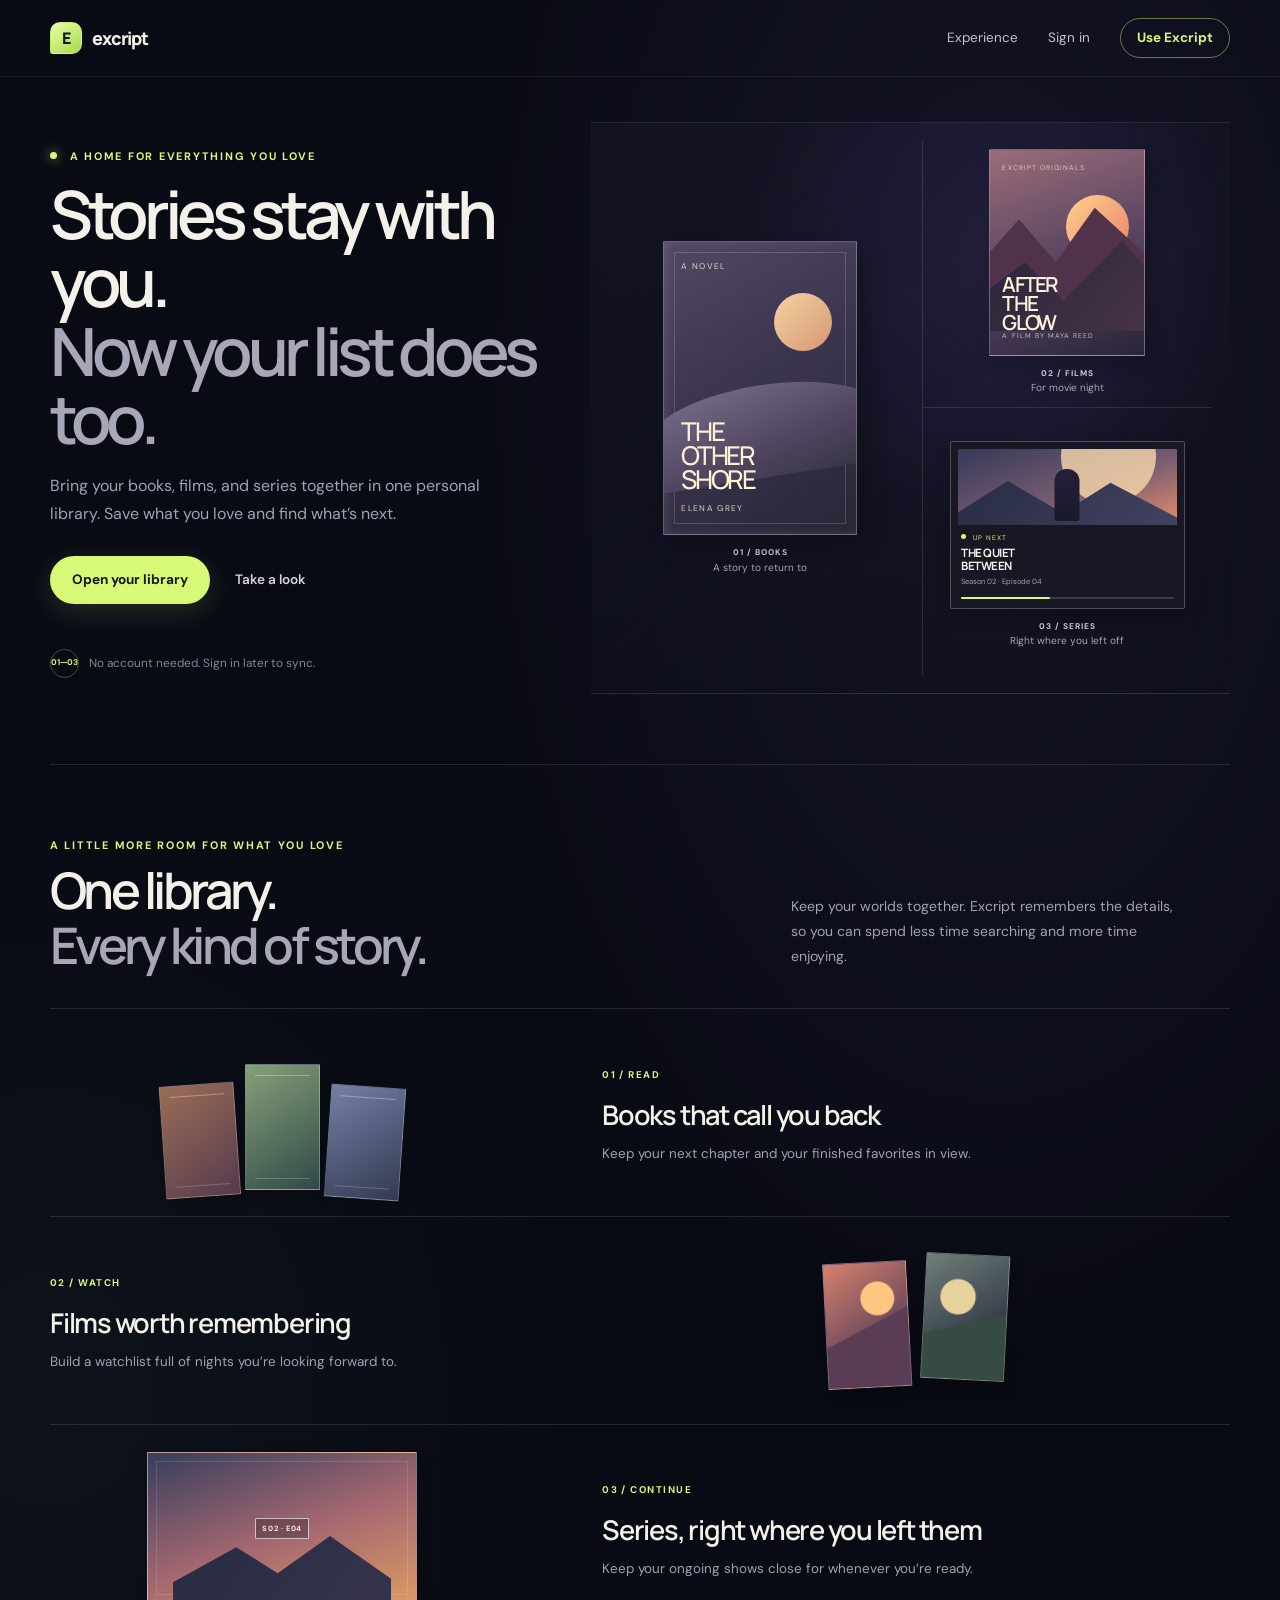
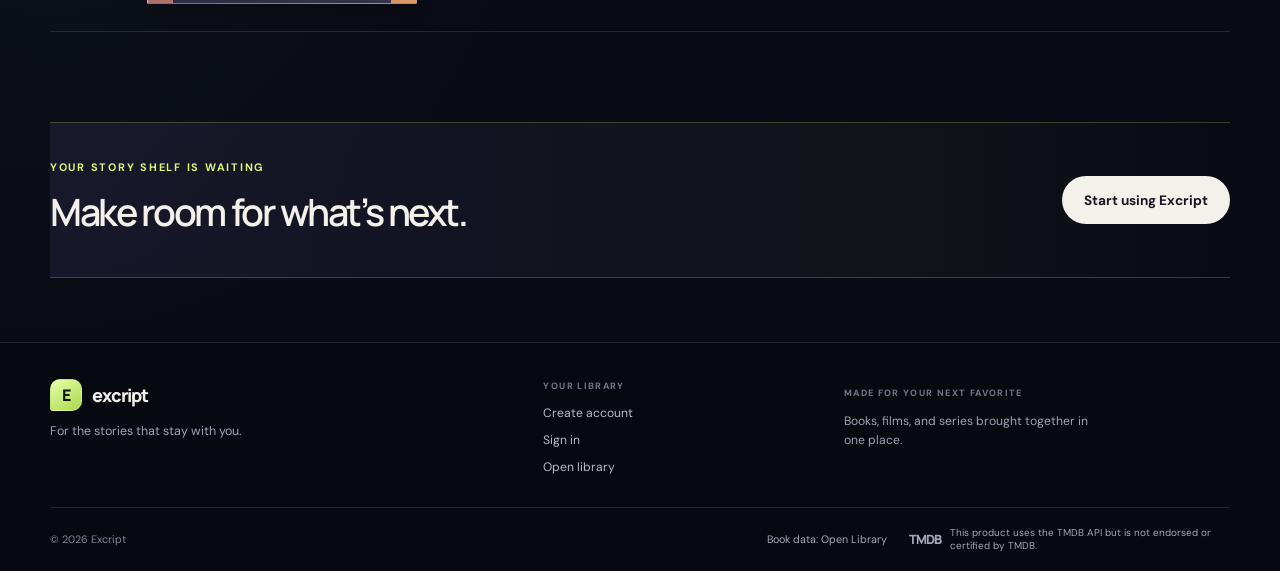
<file: index.html>
<!doctype html>
<html lang="en">
  <head>
    <meta charset="utf-8">
    <meta name="viewport" content="width=device-width, initial-scale=1">
    <meta name="theme-color" content="#090b14">
    <meta name="description" content="A beautiful home for the books, films, and series you love. Build your personal entertainment library with Excript.">
    <title>Excript — Keep your stories close</title>
    <link rel="preconnect" href="https://fonts.googleapis.com">
    <link rel="preconnect" href="https://fonts.gstatic.com" crossorigin>
    <link href="https://fonts.googleapis.com/css2?family=DM+Sans:wght@400;500;600;700&family=Manrope:wght@400;500;600;700;800&display=swap" rel="stylesheet">
    <link rel="stylesheet" href="landing.css">
  </head>
  <body class="landing-page">
    <header class="site-header">
      <nav class="site-nav" aria-label="Main navigation">
        <a class="wordmark" href="/" aria-label="Excript home"><span class="wordmark-icon">E</span>excript</a>
        <div class="nav-links">
          <a href="#experience">Experience</a>
          <a class="nav-signin" href="login.html">Sign in</a>
          <a class="nav-cta" href="app.html?mode=guest">Use Excript</a>
        </div>
      </nav>
    </header>

    <main>
      <section class="landing-hero" aria-labelledby="hero-title">
        <div class="hero-copy">
          <p class="eyebrow"><span class="eyebrow-dot"></span> A home for everything you love</p>
          <h1 id="hero-title">Stories stay with you.<br><span>Now your list does too.</span></h1>
          <p class="hero-description">Bring your books, films, and series together in one personal library. Save what you love and find what’s next.</p>
          <div class="hero-actions">
            <a class="button button-primary" href="app.html?mode=guest">Open your library</a>
            <a class="text-link" href="#experience">Take a look</a>
          </div>
          <div class="hero-proof"><span>01—03</span><span>No account needed. Sign in later to sync.</span></div>
        </div>

        <div class="hero-art" aria-label="Editorial artwork showing a book, film poster, and series screen">
          <article class="art-object book-object">
            <div class="book-cover">
              <span class="cover-kicker">A NOVEL</span>
              <span class="cover-moon"></span>
              <span class="cover-horizon"></span>
              <strong>THE<br>OTHER<br>SHORE</strong>
              <small>ELENA GREY</small>
            </div>
            <div class="object-caption"><span>01 / BOOKS</span><span>A story to return to</span></div>
          </article>
          <article class="art-object film-object">
            <div class="film-poster">
              <span class="poster-top">EXCRIPT ORIGINALS</span>
              <div class="poster-sun"></div>
              <div class="poster-mountain mountain-back"></div>
              <div class="poster-mountain mountain-front"></div>
              <strong>AFTER<br>THE<br>GLOW</strong>
              <span class="poster-bottom">A FILM BY MAYA REED</span>
            </div>
            <div class="object-caption"><span>02 / FILMS</span><span>For movie night</span></div>
          </article>
          <article class="art-object series-object">
            <div class="series-screen">
              <div class="screen-art"><span class="screen-land"></span><span class="screen-person"></span></div>
              <div class="screen-meta"><span class="playing-pill"><i></i> UP NEXT</span><strong>THE QUIET<br>BETWEEN</strong><small>Season 02 · Episode 04</small></div>
              <div class="screen-progress"><i></i></div>
            </div>
            <div class="object-caption"><span>03 / SERIES</span><span>Right where you left off</span></div>
          </article>
        </div>
      </section>

      <section class="experience-section" id="experience" aria-labelledby="experience-title">
        <div class="section-intro">
          <p class="eyebrow">A little more room for what you love</p>
          <h2 id="experience-title">One library.<br><span>Every kind of story.</span></h2>
          <p>Keep your worlds together. Excript remembers the details, so you can spend less time searching and more time enjoying.</p>
        </div>
        <div class="world-grid">
          <article class="world-card world-books">
            <div class="world-art books-art" aria-hidden="true"><span class="mini-book book-a"></span><span class="mini-book book-b"></span><span class="mini-book book-c"></span></div>
            <div><span class="world-number">01 / READ</span><h3>Books that call you back</h3><p>Keep your next chapter and your finished favorites in view.</p></div>
          </article>
          <article class="world-card world-films">
            <div class="world-art films-art" aria-hidden="true"><span class="mini-poster poster-a"></span><span class="mini-poster poster-b"></span></div>
            <div><span class="world-number">02 / WATCH</span><h3>Films worth remembering</h3><p>Build a watchlist full of nights you’re looking forward to.</p></div>
          </article>
          <article class="world-card world-series">
            <div class="world-art series-art" aria-hidden="true"><span class="series-window"><i></i><b>S02 · E04</b></span></div>
            <div><span class="world-number">03 / CONTINUE</span><h3>Series, right where you left them</h3><p>Keep your ongoing shows close for whenever you’re ready.</p></div>
          </article>
        </div>
      </section>

      <section class="closing-banner" aria-labelledby="closing-title">
        <div><p class="eyebrow">Your story shelf is waiting</p><h2 id="closing-title">Make room for what’s next.</h2></div>
        <a class="button button-light" href="app.html?mode=guest">Start using Excript</a>
      </section>
    </main>

    <footer class="site-footer">
      <div class="footer-main">
        <div class="footer-brand-block"><a class="wordmark" href="/" aria-label="Excript home"><span class="wordmark-icon">E</span>excript</a><p>For the stories that stay with you.</p></div>
        <div class="footer-nav"><span class="footer-label">YOUR LIBRARY</span><a href="login.html?mode=signup">Create account</a><a href="login.html">Sign in</a><a href="app.html">Open library</a></div>
        <div class="footer-note"><span class="footer-label">MADE FOR YOUR NEXT FAVORITE</span><p>Books, films, and series brought together in one place.</p></div>
      </div>
      <div class="footer-credits">
        <span>© <span id="copyright-year">2026</span> Excript</span>
        <div class="data-credits">
          <a href="https://openlibrary.org/" target="_blank" rel="noopener noreferrer">Book data: Open Library</a>
          <a class="tmdb-credit" href="https://www.themoviedb.org/" target="_blank" rel="noopener noreferrer">
            <span class="tmdb-mark" aria-hidden="true">TMDB</span>
            <span>This product uses the TMDB API but is not endorsed or certified by TMDB.</span>
          </a>
        </div>
      </div>
    </footer>
    <script>document.querySelector('#copyright-year').textContent = new Date().getFullYear();</script>
  </body>
</html>
</file>
<file: landing.css>
:root {
  color-scheme: dark;
  --landing-bg: #090b14;
  --landing-panel: #121522;
  --landing-panel-soft: #171a29;
  --landing-ink: #f4f1eb;
  --landing-muted: #a0a2b4;
  --landing-line: rgb(255 255 255 / 11%);
  --landing-lime: #d8f878;
  --landing-violet: #9982ff;
  --landing-coral: #ff9c7b;
  --landing-font: "DM Sans", ui-sans-serif, system-ui, sans-serif;
  --landing-display: "Manrope", ui-sans-serif, system-ui, sans-serif;
}

* { box-sizing: border-box; }

html { scroll-behavior: smooth; }

body.landing-page {
  min-width: 320px;
  margin: 0;
  overflow-x: hidden;
  background:
    radial-gradient(ellipse at 78% 18%, rgb(82 68 140 / 17%), transparent 34rem),
    radial-gradient(ellipse at 4% 64%, rgb(48 78 72 / 11%), transparent 32rem),
    var(--landing-bg);
  color: var(--landing-ink);
  font-family: var(--landing-font);
  line-height: 1.55;
}

a { color: inherit; text-decoration: none; }
button, input { font: inherit; }
a:focus-visible, button:focus-visible, input:focus-visible { outline: 2px solid var(--landing-lime); outline-offset: 4px; }

.site-header {
  position: relative;
  z-index: 2;
  border-bottom: 1px solid rgb(255 255 255 / 6%);
}

.site-nav {
  display: flex;
  width: min(100% - 48px, 1180px);
  min-height: 76px;
  align-items: center;
  justify-content: space-between;
  margin: 0 auto;
}

.wordmark {
  display: inline-flex;
  align-items: center;
  gap: 10px;
  font-family: var(--landing-display);
  font-size: 1.13rem;
  font-weight: 800;
  letter-spacing: -0.055em;
}

.wordmark-icon {
  display: grid;
  width: 32px;
  height: 32px;
  place-items: center;
  border: 1px solid rgb(216 248 120 / 34%);
  border-radius: 10px 10px 10px 3px;
  background: linear-gradient(145deg, #e9ffab, #a8d84c);
  color: #11160b;
  font-family: var(--landing-display);
  font-size: 1rem;
  font-weight: 800;
}

.nav-links { display: flex; align-items: center; gap: 30px; color: #c4c3ce; font-size: 0.84rem; }
.nav-links a:not(.nav-cta):hover, .footer-nav a:hover, .text-link:hover { color: var(--landing-lime); }
.nav-cta { display: inline-flex; min-height: 40px; align-items: center; gap: 10px; padding: 0 16px; border: 1px solid rgb(216 248 120 / 45%); border-radius: 999px; color: var(--landing-lime); font-weight: 700; transition: background 150ms ease, color 150ms ease; }
.nav-cta:hover { background: var(--landing-lime); color: #15180f; }

.landing-hero {
  display: grid;
  width: min(100% - 48px, 1180px);
  min-height: 625px;
  grid-template-columns: minmax(360px, 0.9fr) minmax(500px, 1.1fr);
  align-items: center;
  gap: 18px;
  margin: 0 auto;
  padding: 45px 0 70px;
}

.hero-copy { position: relative; z-index: 1; max-width: 535px; padding: 20px 0 10px; }
.eyebrow { margin: 0 0 15px; color: var(--landing-lime); font-size: 0.68rem; font-weight: 700; letter-spacing: 0.16em; text-transform: uppercase; }
.eyebrow-dot { display: inline-block; width: 7px; height: 7px; margin: 0 8px 1px 0; border-radius: 50%; background: var(--landing-lime); box-shadow: 0 0 12px rgb(216 248 120 / 75%); }
h1, h2, h3, p { margin-top: 0; }
h1, h2, h3 { font-family: var(--landing-display); }
h1 { margin-bottom: 18px; font-size: clamp(2.9rem, 5.2vw, 4.6rem); font-weight: 600; letter-spacing: -0.08em; line-height: 1.03; }
h1 span, .section-intro h2 span { color: #a8a7b8; }
.hero-description { max-width: 435px; margin: 0; color: var(--landing-muted); font-size: 1rem; line-height: 1.75; }
.hero-actions { display: flex; align-items: center; gap: 25px; margin-top: 28px; }
.button { display: inline-flex; min-height: 48px; align-items: center; justify-content: center; gap: 16px; padding: 0 21px; border: 1px solid transparent; border-radius: 999px; font-size: 0.85rem; font-weight: 700; transition: transform 160ms ease, background 160ms ease, box-shadow 160ms ease; }
.button:hover { transform: translateY(-2px); }
.button-primary { background: var(--landing-lime); box-shadow: 0 8px 30px rgb(216 248 120 / 14%); color: #16190f; }
.button-primary:hover { background: #e7ff9b; box-shadow: 0 10px 36px rgb(216 248 120 / 23%); }
.text-link { color: #d6d4dd; font-size: 0.85rem; font-weight: 600; transition: color 150ms ease; }
.text-link span { margin-left: 5px; color: var(--landing-lime); }
.hero-proof { display: flex; align-items: center; gap: 10px; margin-top: 45px; color: #838697; font-size: 0.74rem; }
.proof-orbit { display: grid; width: 25px; height: 25px; place-items: center; border: 1px solid rgb(216 248 120 / 28%); border-radius: 50%; color: var(--landing-lime); }

.hero-art { position: relative; height: 515px; perspective: 1200px; transform-style: preserve-3d; }
.art-glow { position: absolute; border-radius: 50%; filter: blur(1px); pointer-events: none; }
.art-glow-one { top: 15%; right: 14%; width: 350px; height: 350px; background: radial-gradient(circle, rgb(128 107 236 / 24%), transparent 68%); }
.art-glow-two { bottom: 2%; left: 13%; width: 310px; height: 240px; background: radial-gradient(circle, rgb(135 181 80 / 14%), transparent 72%); }
.art-ring { position: absolute; top: 50%; left: 52%; border: 1px solid rgb(255 255 255 / 8%); border-radius: 50%; transform: translate(-50%, -50%) rotate(-24deg); }
.ring-one { width: 470px; height: 250px; }
.ring-two { width: 390px; height: 400px; transform: translate(-50%, -50%) rotate(48deg); }
.art-orbit { position: absolute; z-index: 1; top: 50%; left: 52%; width: 450px; height: 185px; border: 1px solid rgb(216 248 120 / 19%); border-radius: 50%; transform: translate(-50%, -50%) rotate(-31deg); }
.art-orbit i { position: absolute; top: 18px; right: 53px; width: 8px; height: 8px; border-radius: 50%; background: var(--landing-lime); box-shadow: 0 0 17px rgb(216 248 120 / 90%); }
.orbit-two { width: 430px; height: 210px; border-color: rgb(153 130 255 / 17%); transform: translate(-50%, -50%) rotate(30deg); }
.orbit-two i { top: auto; right: auto; bottom: 18px; left: 42px; background: var(--landing-violet); box-shadow: 0 0 17px rgb(153 130 255 / 90%); }
.art-object { position: absolute; transform-style: preserve-3d; filter: drop-shadow(12px 28px 24px rgb(0 0 0 / 48%)); }
.book-object { z-index: 3; top: 70px; left: 23%; width: 188px; transform: rotateY(-24deg) rotateX(5deg) rotateZ(-9deg); animation: float-book 6s ease-in-out infinite; }
.book-cover { position: relative; display: flex; height: 284px; flex-direction: column; justify-content: space-between; overflow: hidden; padding: 20px 17px; border: 1px solid rgb(255 255 255 / 30%); border-radius: 3px 10px 10px 3px; background: linear-gradient(150deg, #30544d 0%, #253d43 48%, #182529 100%); box-shadow: inset 5px 0 10px rgb(255 255 255 / 10%), inset -5px 0 10px rgb(0 0 0 / 26%); transform: translateZ(12px); }
.book-spine { position: absolute; z-index: 1; top: 0; bottom: 0; left: -8px; width: 15px; border-radius: 4px 0 0 4px; background: linear-gradient(90deg, #132725, #56766c 35%, #24413a); transform: rotateY(-90deg); transform-origin: right; }
.cover-kicker, .cover-moon, .cover-horizon, .book-cover strong, .book-cover small { position: relative; z-index: 1; }
.cover-kicker, .book-cover small { color: #d7d7be; font-size: 0.52rem; letter-spacing: 0.16em; }
.cover-moon { position: absolute; top: 51px; right: 24px; width: 58px; height: 58px; border-radius: 50%; background: linear-gradient(135deg, #f5d4a2, #d59674); box-shadow: 0 0 48px rgb(255 194 132 / 34%); }
.cover-horizon { position: absolute; right: -30px; bottom: 57px; left: -20px; height: 92px; border-radius: 50% 50% 0 0; background: linear-gradient(165deg, #678b7b, #304945 60%, #1b302f); transform: rotate(-9deg); }
.book-cover strong { align-self: flex-start; margin-top: auto; color: #fff1d6; font-family: var(--landing-display); font-size: 1.62rem; font-weight: 500; letter-spacing: -0.09em; line-height: 0.92; }
.book-cover small { margin-top: 11px; }
.object-caption { position: absolute; bottom: -34px; left: 0; color: #a1a2ae; font-size: 0.65rem; white-space: nowrap; }
.film-object { z-index: 4; top: 169px; left: 55%; width: 165px; transform: rotateY(-13deg) rotateX(3deg) rotateZ(7deg); animation: float-film 7s ease-in-out infinite; }
.film-poster { position: relative; display: flex; height: 246px; flex-direction: column; justify-content: space-between; overflow: hidden; padding: 15px 13px; border: 1px solid rgb(255 255 255 / 26%); border-radius: 7px; background: linear-gradient(160deg, #ae644a, #472c43 58%, #241a2d); box-shadow: inset 0 0 30px rgb(255 205 140 / 15%); transform: translateZ(18px); }
.poster-top, .poster-bottom { z-index: 2; color: rgb(255 241 221 / 70%); font-size: 0.43rem; letter-spacing: 0.15em; }
.poster-sun { position: absolute; top: 45px; right: 15px; width: 63px; height: 63px; border-radius: 50%; background: linear-gradient(135deg, #ffd28e, #e88069); box-shadow: 0 0 34px rgb(255 165 122 / 44%); }
.poster-mountain { position: absolute; right: -20px; bottom: 58px; left: -20px; height: 105px; background: #50334b; clip-path: polygon(0 78%, 25% 26%, 44% 67%, 64% 15%, 100% 76%, 100% 100%, 0 100%); }
.mountain-front { bottom: 24px; height: 95px; background: linear-gradient(130deg, #252538, #493448); clip-path: polygon(0 70%, 28% 28%, 48% 68%, 78% 5%, 100% 55%, 100% 100%, 0 100%); }
.film-poster strong { position: relative; z-index: 2; margin-top: auto; color: #fff1dd; font-family: var(--landing-display); font-size: 1.3rem; font-weight: 600; letter-spacing: -0.09em; line-height: 0.9; }
.series-object { z-index: 2; top: 333px; left: 34%; width: 225px; transform: rotateY(13deg) rotateX(-7deg) rotateZ(-2deg); animation: float-screen 8s ease-in-out infinite; }
.series-screen { position: relative; overflow: hidden; padding: 8px 8px 11px; border: 1px solid rgb(255 255 255 / 24%); border-radius: 11px; background: linear-gradient(145deg, #282c3f, #11131e); box-shadow: inset 0 1px 0 rgb(255 255 255 / 14%), 0 12px 35px rgb(0 0 0 / 45%); transform: translateZ(28px); }
.screen-art { position: relative; height: 82px; overflow: hidden; border-radius: 6px; background: linear-gradient(160deg, #363959, #765b71 55%, #e58f69); }
.screen-art::before { position: absolute; top: -40px; right: 21px; width: 95px; height: 95px; border-radius: 50%; background: rgb(255 223 175 / 76%); content: ""; filter: blur(1px); }
.screen-land { position: absolute; right: -10px; bottom: -30px; left: -10px; height: 80px; background: linear-gradient(130deg, #272a43, #454665); clip-path: polygon(0 55%, 25% 8%, 48% 48%, 68% 10%, 100% 60%, 100% 100%, 0 100%); }
.screen-person { position: absolute; z-index: 1; bottom: 4px; left: 50%; width: 25px; height: 52px; border-radius: 12px 12px 2px 2px; background: linear-gradient(#231f37 12%, #171a2c); transform: translateX(-50%); }
.screen-star { position: absolute; z-index: 1; color: #fff1d6; }
.star-a { top: 11px; left: 22px; font-size: 0.7rem; }
.star-b { top: 23px; right: 38px; font-size: 0.55rem; }
.screen-meta { display: grid; grid-template-columns: 1fr; padding: 9px 3px 4px; }
.playing-pill { width: fit-content; color: var(--landing-lime); font-size: 0.42rem; letter-spacing: 0.15em; }
.playing-pill i { display: inline-block; width: 5px; height: 5px; margin: 0 4px 1px 0; border-radius: 50%; background: var(--landing-lime); }
.screen-meta strong { margin-top: 4px; font-family: var(--landing-display); font-size: 0.72rem; letter-spacing: -0.04em; line-height: 1.1; }
.screen-meta small { margin-top: 4px; color: #a3a3b2; font-size: 0.47rem; }
.screen-progress { height: 2px; margin: 5px 3px 0; border-radius: 9px; background: rgb(255 255 255 / 16%); }
.screen-progress i { display: block; width: 42%; height: 100%; border-radius: inherit; background: var(--landing-lime); }
.series-object .object-caption { bottom: -26px; }
.floating-note { position: absolute; z-index: 5; padding: 7px 10px; border: 1px solid rgb(255 255 255 / 10%); border-radius: 7px; background: rgb(19 21 33 / 76%); color: #c2c0ce; font-size: 0.52rem; letter-spacing: 0.13em; backdrop-filter: blur(12px); }
.note-top { top: 61px; right: 7%; }.note-top b { margin-right: 8px; color: var(--landing-violet); }
.note-bottom { right: 4%; bottom: 68px; }.note-bottom b { margin-left: 6px; color: var(--landing-lime); }
.art-index { position: absolute; right: 4%; bottom: 24px; color: #626577; font-size: 0.58rem; letter-spacing: 0.18em; }

.experience-section { width: min(100% - 48px, 1180px); margin: 0 auto; padding: 72px 0 90px; border-top: 1px solid var(--landing-line); }
.section-intro { display: grid; grid-template-columns: 1fr minmax(260px, 0.64fr); align-items: end; gap: 8px 55px; margin-bottom: 36px; }
.section-intro .eyebrow { grid-column: 1 / -1; margin-bottom: 2px; }
.section-intro h2 { margin: 0; font-size: clamp(2rem, 4vw, 3.15rem); font-weight: 600; letter-spacing: -0.07em; line-height: 1.08; }
.section-intro > p:last-child { max-width: 390px; margin: 0 0 4px; color: var(--landing-muted); font-size: 0.88rem; line-height: 1.75; }
.world-grid { display: grid; grid-template-columns: repeat(3, 1fr); gap: 14px; }
.world-card { position: relative; display: flex; min-height: 312px; flex-direction: column; justify-content: space-between; overflow: hidden; padding: 21px; border: 1px solid var(--landing-line); border-radius: 17px; background: linear-gradient(150deg, rgb(255 255 255 / 5%), rgb(255 255 255 / 1%) 60%), var(--landing-panel); transition: border-color 180ms ease, transform 180ms ease; }
.world-card:hover { border-color: rgb(216 248 120 / 34%); transform: translateY(-4px); }
.world-card h3 { margin: 7px 0 5px; font-size: 1.2rem; font-weight: 600; letter-spacing: -0.045em; }
.world-card p { max-width: 300px; margin: 0; color: var(--landing-muted); font-size: 0.78rem; line-height: 1.65; }
.world-number { color: #9a9cad; font-size: 0.58rem; font-weight: 700; letter-spacing: 0.15em; }
.world-art { position: relative; height: 150px; }
.books-art { display: flex; align-items: end; justify-content: center; gap: 8px; perspective: 500px; }
.mini-book { position: relative; width: 64px; height: 101px; border: 1px solid rgb(255 255 255 / 18%); border-radius: 2px 6px 6px 2px; box-shadow: 8px 12px 19px rgb(0 0 0 / 28%); transform: rotateY(-17deg) rotateZ(-5deg); }
.mini-book::before { position: absolute; inset: 10px 9px; border-top: 1px solid rgb(255 255 255 / 33%); border-bottom: 1px solid rgb(255 255 255 / 20%); content: ""; }
.book-a { background: linear-gradient(145deg, #9b6d56, #553a4e); transform: rotateY(-24deg) rotateZ(-8deg) translateY(8px); }
.book-b { z-index: 1; height: 118px; background: linear-gradient(145deg, #87a079, #304948); transform: rotateY(-10deg) rotateZ(1deg); }
.book-c { background: linear-gradient(145deg, #7580a7, #333950); transform: rotateY(13deg) rotateZ(7deg) translateY(12px); }
.films-art { display: flex; align-items: center; justify-content: center; gap: 11px; perspective: 600px; }
.mini-poster { width: 80px; height: 120px; border: 1px solid rgb(255 255 255 / 20%); border-radius: 7px; box-shadow: 10px 14px 24px rgb(0 0 0 / 30%); }
.poster-a { background: radial-gradient(circle at 64% 29%, #ffc680 0 16%, transparent 17%), linear-gradient(155deg, transparent 51%, #5b3c55 52%), linear-gradient(145deg, #d6816d, #4c3855 78%); transform: rotateY(16deg) rotateZ(-7deg) translateY(5px); }
.poster-b { background: radial-gradient(circle at 40% 34%, #e6d39b 0 18%, transparent 19%), linear-gradient(165deg, transparent 54%, #364b43 55%), linear-gradient(145deg, #717e79, #252f3e 80%); transform: rotateY(-14deg) rotateZ(7deg) translateY(-4px); }
.series-art { display: grid; place-items: center; perspective: 500px; }
.series-window { position: relative; display: grid; width: 190px; height: 112px; place-items: center; overflow: hidden; border: 1px solid rgb(255 255 255 / 28%); border-radius: 12px; background: linear-gradient(160deg, #363e5e, #a56870 54%, #db9a65); box-shadow: 0 16px 30px rgb(0 0 0 / 29%); transform: rotateY(-12deg) rotateX(5deg); }
.series-window::before { position: absolute; inset: 10px; border: 1px solid rgb(255 255 255 / 12%); border-radius: 7px; content: ""; }
.series-window i { position: absolute; right: 25px; bottom: 0; left: 25px; height: 70px; background: linear-gradient(130deg, #282b42, #35344b); clip-path: polygon(0 70%, 29% 20%, 48% 57%, 72% 4%, 100% 65%, 100% 100%, 0 100%); }
.series-window b { z-index: 1; display: grid; width: 34px; height: 34px; place-items: center; border: 1px solid rgb(255 255 255 / 65%); border-radius: 50%; background: rgb(11 13 23 / 28%); font-size: 0.48rem; letter-spacing: 0.07em; }
.series-glint { position: absolute; top: 0; right: 24px; color: var(--landing-lime); font-size: 1rem; }

.closing-banner { position: relative; display: flex; width: min(100% - 48px, 1180px); min-height: 184px; align-items: center; justify-content: space-between; gap: 20px; overflow: hidden; margin: 0 auto 72px; padding: 30px 42px; border: 1px solid rgb(216 248 120 / 19%); border-radius: 19px; background: radial-gradient(ellipse at 87% 18%, rgb(216 248 120 / 13%), transparent 28rem), linear-gradient(110deg, #1c2030, #111521); }
.closing-banner::after { position: absolute; top: -160px; right: 16%; width: 300px; height: 300px; border: 1px solid rgb(216 248 120 / 14%); border-radius: 50%; box-shadow: 0 0 0 27px rgb(216 248 120 / 3%), 0 0 0 55px rgb(216 248 120 / 2%); content: ""; }
.closing-spark { position: absolute; right: 35%; color: rgb(216 248 120 / 20%); font-size: 5rem; }
.closing-banner .eyebrow { margin-bottom: 7px; }
.closing-banner h2 { position: relative; z-index: 1; margin: 0; font-size: clamp(1.6rem, 3vw, 2.35rem); font-weight: 600; letter-spacing: -0.065em; }
.button-light { position: relative; z-index: 1; flex: 0 0 auto; background: #f4f1eb; color: #151620; }
.button-light:hover { background: white; }

.site-footer { border-top: 1px solid var(--landing-line); background: rgb(6 8 14 / 45%); }
.footer-main, .footer-credits { width: min(100% - 48px, 1180px); margin: 0 auto; }
.footer-main { display: grid; grid-template-columns: 1.2fr 0.7fr 1fr; gap: 30px; padding: 36px 0 30px; }
.footer-brand-block p { margin: 11px 0 0; color: var(--landing-muted); font-size: 0.78rem; }
.footer-nav { display: grid; justify-items: start; gap: 8px; color: #bbb9c5; font-size: 0.76rem; }
.footer-label { margin-bottom: 3px; color: #747789; font-size: 0.57rem; font-weight: 700; letter-spacing: 0.15em; }
.footer-note p { max-width: 250px; margin: 8px 0 0; color: var(--landing-muted); font-size: 0.76rem; }
.footer-credits { display: flex; min-height: 64px; align-items: center; justify-content: space-between; gap: 20px; border-top: 1px solid var(--landing-line); color: #858797; font-size: 0.67rem; }
.data-credits { display: flex; align-items: center; gap: 22px; }
.data-credits > a { color: #a6a7b4; }
.data-credits a:hover { color: var(--landing-lime); }
.tmdb-credit { display: inline-flex; max-width: 420px; align-items: center; gap: 9px; }
.tmdb-credit .tmdb-mark { max-width: none; color: #a8a7b8; font-family: var(--landing-display); font-size: 0.8rem; font-weight: 800; letter-spacing: -0.07em; }
.tmdb-credit span { max-width: 280px; font-size: 0.62rem; line-height: 1.35; }

/* Login screen */
.auth-page { display: grid; min-height: 100vh; grid-template-columns: 1fr minmax(360px, 0.76fr); background: var(--landing-bg); }
.auth-aside { position: relative; display: flex; min-height: 100vh; flex-direction: column; justify-content: space-between; overflow: hidden; padding: 32px max(36px, calc((100vw - 1150px) / 2)); border-right: 1px solid var(--landing-line); background: radial-gradient(ellipse at 45% 45%, rgb(153 130 255 / 16%), transparent 36rem), linear-gradient(145deg, #111522, #0b0e18); }
.auth-aside .wordmark { position: relative; z-index: 1; align-self: flex-start; }
.auth-aside-copy { position: relative; z-index: 1; max-width: 430px; margin: auto 0; padding: 80px 0; }
.auth-aside-copy h1 { margin-bottom: 15px; font-size: clamp(2.3rem, 4.4vw, 4rem); }
.auth-aside-copy p:last-child { max-width: 340px; margin: 0; color: var(--landing-muted); font-size: 0.92rem; }
.auth-orbit { position: absolute; top: 33%; left: 44%; width: 450px; height: 450px; border: 1px solid rgb(216 248 120 / 11%); border-radius: 50%; box-shadow: 0 0 0 45px rgb(216 248 120 / 2%), 0 0 0 100px rgb(216 248 120 / 2%); }
.auth-aside-foot { position: relative; z-index: 1; color: #777a8d; font-size: 0.69rem; }
.auth-panel { display: grid; place-items: center; padding: 32px; }
.auth-box { width: min(100%, 390px); }
.auth-back { display: inline-flex; align-items: center; gap: 8px; margin-bottom: 30px; color: #a4a5b3; font-size: 0.76rem; }
.auth-back:hover { color: var(--landing-lime); }
.auth-box h2 { margin: 0 0 8px; font-size: 1.75rem; font-weight: 600; letter-spacing: -0.06em; }
.auth-subtitle { margin: 0 0 25px; color: var(--landing-muted); font-size: 0.82rem; }
.auth-form { display: grid; gap: 14px; }
.auth-field { display: grid; gap: 7px; color: #dcdae4; font-size: 0.73rem; font-weight: 600; }
.auth-field input { width: 100%; min-height: 47px; padding: 0 13px; border: 1px solid rgb(255 255 255 / 13%); border-radius: 9px; background: #111521; color: var(--landing-ink); font-size: 0.82rem; }
.auth-field input::placeholder { color: #777b8c; }
.auth-submit { width: 100%; margin-top: 4px; border: 0; cursor: pointer; }
.auth-submit:disabled { cursor: wait; opacity: 0.65; }
.auth-switch { margin: 20px 0 0; color: var(--landing-muted); font-size: 0.77rem; text-align: center; }
.auth-switch button, .auth-forgot { padding: 0; border: 0; background: none; color: var(--landing-lime); cursor: pointer; font: inherit; font-weight: 700; }
.auth-guest { display: grid; gap: 4px; margin: 20px 0 0; padding-top: 16px; border-top: 1px solid var(--landing-line); text-align: center; }
.auth-guest a { color: var(--landing-lime); font-size: 0.78rem; font-weight: 700; }
.auth-guest a:hover { color: #e7ff9b; }
.auth-guest span { color: var(--landing-muted); font-size: 0.68rem; }
.auth-forgot { justify-self: end; margin-top: -7px; font-size: 0.7rem; }
.auth-message { min-height: 1.3em; margin: 14px 0 0; color: #e0d9f8; font-size: 0.76rem; line-height: 1.55; }
.auth-message[data-kind="error"] { color: #ffae9a; }
.auth-message a { color: var(--landing-lime); text-decoration: underline; text-underline-offset: 3px; }
.auth-config-note { margin: 18px 0 0; padding: 12px; border: 1px solid rgb(216 248 120 / 16%); border-radius: 9px; background: rgb(216 248 120 / 4%); color: #a9aab6; font-size: 0.69rem; line-height: 1.55; }
.auth-config-note a { color: var(--landing-lime); }

@keyframes float-book { 0%, 100% { translate: 0 0; } 50% { translate: 0 -10px; } }
@keyframes float-film { 0%, 100% { translate: 0 0; } 50% { translate: 0 11px; } }
@keyframes float-screen { 0%, 100% { translate: 0 0; } 50% { translate: 0 -8px; } }

@media (max-width: 940px) {
  .landing-hero { grid-template-columns: minmax(310px, 0.9fr) minmax(390px, 1.1fr); gap: 0; }
  .book-object { left: 17%; }
  .film-object { left: 56%; }
  .series-object { left: 29%; }
}

@media (max-width: 760px) {
  .site-nav, .landing-hero, .experience-section, .closing-banner, .footer-main, .footer-credits { width: min(100% - 36px, 600px); }
  .site-nav { min-height: 65px; }
  .nav-links { gap: 15px; font-size: 0.75rem; }
  .nav-links > a:first-child { display: none; }
  .nav-cta { min-height: 36px; padding: 0 12px; }
  .landing-hero { grid-template-columns: 1fr; padding: 55px 0 35px; }
  .hero-copy { max-width: 600px; }
  h1 { max-width: 570px; font-size: clamp(2.8rem, 10vw, 4.3rem); }
  .hero-description { max-width: 510px; }
  .hero-proof { margin-top: 28px; }
  .hero-art { width: min(100%, 560px); height: 440px; justify-self: center; margin-top: 10px; transform: scale(0.91); transform-origin: top center; }
  .book-object { top: 50px; left: 22%; }
  .film-object { top: 132px; left: 58%; }
  .series-object { top: 288px; left: 34%; }
  .art-index { bottom: 8px; }
  .experience-section { padding: 52px 0 62px; }
  .section-intro { grid-template-columns: 1fr; gap: 13px; }
  .section-intro > p:last-child { max-width: 500px; }
  .world-grid { grid-template-columns: 1fr; gap: 10px; }
  .world-card { min-height: 245px; padding: 18px; }
  .world-art { height: 118px; }
  .mini-book { width: 55px; height: 85px; }
  .book-b { height: 99px; }
  .mini-poster { width: 68px; height: 100px; }
  .series-window { width: 170px; height: 95px; }
  .closing-banner { min-height: 180px; align-items: flex-start; flex-direction: column; justify-content: center; margin-bottom: 50px; padding: 25px; }
  .closing-banner .button { min-height: 43px; }
  .closing-spark { right: 12%; }
  .footer-main { grid-template-columns: 1fr 1fr; gap: 26px 18px; }
  .footer-note { grid-column: 1 / -1; }
  .footer-credits { align-items: flex-start; flex-direction: column; justify-content: center; gap: 13px; padding: 15px 0; }
  .data-credits { align-items: flex-start; flex-direction: column; gap: 10px; }
  .tmdb-credit { align-items: flex-start; }
  .auth-page { grid-template-columns: 1fr; }
  .auth-aside { display: none; }
  .auth-panel { min-height: 100vh; padding: 28px 20px; }
}

@media (max-width: 440px) {
  .site-nav, .landing-hero, .experience-section, .closing-banner, .footer-main, .footer-credits { width: min(100% - 28px, 500px); }
  .nav-links { gap: 10px; }
  .nav-signin { font-size: 0.72rem; }
  .nav-cta { gap: 6px; padding: 0 10px; font-size: 0.7rem; }
  .landing-hero { padding-top: 44px; }
  .eyebrow { font-size: 0.59rem; }
  h1 { font-size: clamp(2.5rem, 12vw, 3.4rem); }
  .hero-description { font-size: 0.88rem; }
  .hero-actions { gap: 17px; }
  .button { min-height: 44px; padding: 0 16px; font-size: 0.75rem; }
  .hero-art { height: 360px; margin-top: 25px; transform: scale(0.76); transform-origin: top left; width: 510px; }
  .book-object { top: 42px; left: 17%; }
  .film-object { top: 128px; left: 54%; }
  .series-object { top: 286px; left: 30%; }
  .note-top { right: 1%; }
  .note-bottom { right: 0; bottom: 45px; }
  .art-index { right: 0; }
  .experience-section { padding-top: 35px; }
  .section-intro h2 { font-size: 2.25rem; }
  .world-card { min-height: 225px; }
  .footer-main { grid-template-columns: 1fr 0.8fr; }
  .auth-box h2 { font-size: 1.55rem; }
}

@media (prefers-reduced-motion: reduce) {
  *, *::before, *::after { scroll-behavior: auto !important; animation-duration: 0.01ms !important; animation-iteration-count: 1 !important; transition-duration: 0.01ms !important; }
}

/* Editorial landing refinement */
.hero-proof span:first-child {
  display: grid;
  width: 29px;
  height: 29px;
  flex: 0 0 auto;
  place-items: center;
  border: 1px solid rgb(216 248 120 / 28%);
  border-radius: 50%;
  color: var(--landing-lime);
  font-size: 0.52rem;
  font-weight: 700;
  letter-spacing: -0.04em;
}

.hero-art {
  display: grid;
  height: auto;
  min-height: 500px;
  grid-template-columns: 1fr 0.92fr;
  grid-template-rows: 1fr 1fr;
  align-items: stretch;
  gap: 0;
  padding: 18px;
  border-block: 1px solid rgb(255 255 255 / 10%);
  background:
    radial-gradient(ellipse at 67% 22%, rgb(133 112 209 / 13%), transparent 45%),
    linear-gradient(135deg, rgb(28 25 48 / 45%), rgb(11 13 22 / 10%) 65%);
  perspective: none;
  transform-style: flat;
}

.art-object {
  inset: auto;
  position: relative;
  display: flex;
  width: auto;
  min-width: 0;
  flex-direction: column;
  align-items: center;
  justify-content: center;
  gap: 12px;
  filter: none;
  transform: none;
  animation: none;
}

.book-object {
  grid-row: 1 / 3;
  padding: 12px 22px 12px 12px;
  border-right: 1px solid var(--landing-line);
}

.book-cover {
  width: min(100%, 194px);
  height: 294px;
  flex: 0 0 auto;
  padding: 19px 17px;
  border: 1px solid rgb(255 255 255 / 25%);
  border-radius: 1px;
  background: linear-gradient(150deg, #514865 0%, #3b344e 48%, #282637 100%);
  box-shadow: inset 4px 0 8px rgb(255 255 255 / 9%), 9px 12px 22px rgb(0 0 0 / 22%);
  transform: none;
}

.book-cover::before {
  position: absolute;
  inset: 10px;
  border: 1px solid rgb(255 241 214 / 18%);
  content: "";
  pointer-events: none;
}

.cover-moon { box-shadow: none; }
.cover-horizon { background: linear-gradient(165deg, #77708e, #51465f 60%, #343244); }

.film-object {
  padding: 8px 8px 12px;
  border-bottom: 1px solid var(--landing-line);
}

.film-poster {
  width: min(100%, 156px);
  height: 207px;
  flex: 0 0 auto;
  padding: 13px 12px;
  border-radius: 1px;
  background: linear-gradient(160deg, #9b6d79, #51405e 58%, #292537);
  box-shadow: 6px 9px 17px rgb(0 0 0 / 20%);
  transform: none;
}

.poster-sun { box-shadow: none; }

.series-object { padding: 12px 4px 6px; }

.series-screen {
  width: min(100%, 235px);
  padding: 7px 7px 9px;
  border-radius: 2px;
  background: #171824;
  box-shadow: 0 8px 18px rgb(0 0 0 / 22%);
  transform: none;
}

.screen-art { height: 76px; border-radius: 1px; }
.screen-art::before { filter: none; }
.screen-meta { padding-top: 8px; }

.object-caption {
  position: static;
  display: grid;
  width: 100%;
  gap: 2px;
  color: #a7a5b4;
  font-size: 0.63rem;
  line-height: 1.35;
  text-align: center;
  white-space: normal;
}

.object-caption span:first-child {
  color: #d0cce0;
  font-size: 0.52rem;
  font-weight: 700;
  letter-spacing: 0.13em;
}

.world-grid { display: grid; grid-template-columns: 1fr; gap: 0; }

.world-card {
  display: grid;
  min-height: 208px;
  grid-template-columns: minmax(220px, 0.85fr) minmax(0, 1.15fr);
  align-items: center;
  gap: clamp(28px, 7vw, 88px);
  padding: 24px 0;
  border: 0;
  border-top: 1px solid var(--landing-line);
  border-radius: 0;
  background: transparent;
  transition: border-color 180ms ease;
}

.world-card:last-child { border-bottom: 1px solid var(--landing-line); }
.world-card:hover { border-color: rgb(216 248 120 / 34%); transform: none; }
.world-card:nth-child(even) .world-art { order: 2; }
.world-card:nth-child(even) > div:last-child { order: 1; }
.world-card h3 { max-width: 440px; margin: 8px 0 7px; font-size: clamp(1.25rem, 2.3vw, 1.7rem); }
.world-card p { max-width: 380px; font-size: 0.84rem; }
.world-number { color: var(--landing-lime); font-size: 0.61rem; }
.world-art { height: 158px; }
.books-art { gap: 8px; }
.mini-book {
  width: 75px;
  height: 113px;
  border-radius: 1px;
  box-shadow: 4px 6px 12px rgb(0 0 0 / 17%);
  transform: none;
}
.book-a { transform: rotate(-4deg) translateY(5px); }
.book-b { height: 126px; transform: translateY(-2px); }
.book-c { transform: rotate(4deg) translateY(7px); }
.films-art { gap: 14px; }
.mini-poster { width: 84px; height: 126px; border-radius: 1px; box-shadow: 4px 7px 14px rgb(0 0 0 / 18%); }
.poster-a { transform: rotate(-3deg) translateY(4px); }
.poster-b { transform: rotate(3deg) translateY(-4px); }
.series-window {
  width: min(100%, 270px);
  height: auto;
  aspect-ratio: 16 / 9;
  border-radius: 1px;
  box-shadow: 0 8px 18px rgb(0 0 0 / 20%);
  transform: none;
}
.series-window::before { inset: 8px; border-radius: 0; }
.series-window b { width: auto; height: auto; padding: 4px 6px; border-radius: 1px; font-size: 0.47rem; letter-spacing: 0.08em; }

.closing-banner {
  min-height: 156px;
  margin-bottom: 64px;
  padding: 26px 0;
  border: 0;
  border-block: 1px solid rgb(216 248 120 / 22%);
  border-radius: 0;
  background: linear-gradient(90deg, rgb(153 130 255 / 9%), rgb(216 248 120 / 3%) 75%, transparent);
}

.closing-banner::after { display: none; }

@media (max-width: 940px) {
  .landing-hero { grid-template-columns: minmax(290px, 0.9fr) minmax(0, 1.1fr); }
  .hero-art { min-height: 455px; padding: 12px; }
  .book-cover { height: 265px; }
  .film-poster { width: min(100%, 142px); height: 186px; }
  .series-screen { width: min(100%, 210px); }
  .screen-art { height: 64px; }
  .world-card { grid-template-columns: minmax(190px, 0.8fr) minmax(0, 1.2fr); }
}

@media (max-width: 760px) {
  .landing-hero { grid-template-columns: 1fr; }
  .hero-art {
    width: 100%;
    max-width: 560px;
    min-height: 390px;
    grid-template-columns: 0.9fr 1.1fr;
    grid-template-rows: 1fr 1fr;
    margin: 22px auto 0;
    padding: 14px;
    transform: none;
  }
  .book-object { padding: 8px 16px 8px 4px; }
  .book-cover { width: min(100%, 164px); height: 246px; padding: 16px 13px; }
  .book-cover strong { font-size: 1.35rem; }
  .film-object { padding: 7px 5px 9px; }
  .film-poster { width: min(100%, 138px); height: 171px; padding: 11px 10px; }
  .film-poster strong { font-size: 1.12rem; }
  .series-object { padding: 9px 2px 3px; }
  .series-screen { width: min(100%, 205px); }
  .screen-art { height: 56px; }
  .screen-meta strong { font-size: 0.66rem; }
  .world-card { min-height: 190px; }
  .world-card:nth-child(even) .world-art,
  .world-card:nth-child(even) > div:last-child { order: initial; }
}

@media (max-width: 440px) {
  .site-nav, .landing-hero, .experience-section, .closing-banner, .footer-main, .footer-credits { width: min(100% - 32px, 500px); }
  .site-nav { min-height: 62px; }
  .nav-links { gap: 9px; }
  .nav-signin { font-size: 0.7rem; }
  .nav-cta { min-height: 35px; gap: 5px; padding-inline: 9px; font-size: 0.68rem; }
  .landing-hero { padding-top: 40px; }
  h1 { font-size: clamp(2.35rem, 11.5vw, 3.1rem); }
  .hero-description { font-size: 0.88rem; }
  .hero-actions { flex-wrap: wrap; gap: 14px 18px; }
  .hero-art {
    width: 100%;
    min-height: 326px;
    grid-template-columns: 0.88fr 1.12fr;
    margin-top: 22px;
    padding: 10px;
    transform: none;
  }
  .art-object { gap: 8px; }
  .book-object { padding-right: 11px; }
  .book-cover { width: min(100%, 124px); height: 190px; padding: 12px 10px; }
  .cover-kicker, .book-cover small { font-size: 0.43rem; }
  .cover-moon { top: 39px; right: 17px; width: 38px; height: 38px; }
  .cover-horizon { bottom: 43px; height: 59px; }
  .book-cover strong { font-size: 1.04rem; }
  .book-cover small { margin-top: 7px; }
  .film-poster { width: min(100%, 104px); height: 139px; padding: 9px 8px; }
  .poster-top, .poster-bottom { font-size: 0.35rem; }
  .poster-sun { top: 36px; right: 10px; width: 39px; height: 39px; }
  .poster-mountain { bottom: 43px; height: 67px; }
  .mountain-front { bottom: 19px; height: 61px; }
  .film-poster strong { font-size: 0.9rem; }
  .series-screen { width: min(100%, 148px); padding: 5px 5px 7px; }
  .screen-art { height: 43px; }
  .screen-meta { padding: 6px 2px 3px; }
  .playing-pill { font-size: 0.36rem; }
  .screen-meta strong { margin-top: 3px; font-size: 0.56rem; }
  .screen-meta small { font-size: 0.4rem; }
  .screen-progress { margin-top: 4px; }
  .object-caption { font-size: 0.53rem; }
  .object-caption span:first-child { font-size: 0.45rem; }
  .experience-section { padding: 42px 0 50px; }
  .section-intro { margin-bottom: 24px; }
  .section-intro h2 { font-size: 2.05rem; }
  .section-intro > p:last-child { font-size: 0.82rem; }
  .world-card {
    min-height: 164px;
    grid-template-columns: minmax(104px, 0.78fr) minmax(0, 1.22fr);
    gap: 12px;
    padding: 17px 0;
  }
  .world-art { height: 122px; }
  .mini-book { width: 38px; height: 70px; }
  .book-b { height: 82px; }
  .mini-book::before { inset: 7px 5px; }
  .films-art { gap: 7px; }
  .mini-poster { width: 43px; height: 70px; }
  .series-window { width: 100%; }
  .series-window::before { inset: 5px; }
  .series-window b { padding: 3px 4px; font-size: 0.39rem; }
  .world-number { font-size: 0.49rem; }
  .world-card h3 { margin: 6px 0 4px; font-size: 1.02rem; }
  .world-card p { font-size: 0.72rem; line-height: 1.5; }
  .closing-banner { min-height: 150px; gap: 14px; margin-bottom: 42px; }
  .closing-banner h2 { max-width: 300px; font-size: 1.6rem; }
  .footer-main { grid-template-columns: 1fr 0.9fr; gap: 23px 14px; }
  .footer-credits { font-size: 0.64rem; }
}

@media (max-width: 350px) {
  .nav-links { gap: 7px; }
  .wordmark { gap: 7px; font-size: 1.02rem; }
  .wordmark-icon { width: 29px; height: 29px; }
  .nav-signin { font-size: 0.65rem; }
  .nav-cta { padding-inline: 7px; font-size: 0.64rem; }
  .hero-art { padding-inline: 7px; }
  .world-card { grid-template-columns: minmax(94px, 0.72fr) minmax(0, 1.28fr); gap: 9px; }
  .mini-book { width: 34px; }
  .mini-poster { width: 39px; }
}
</file>
